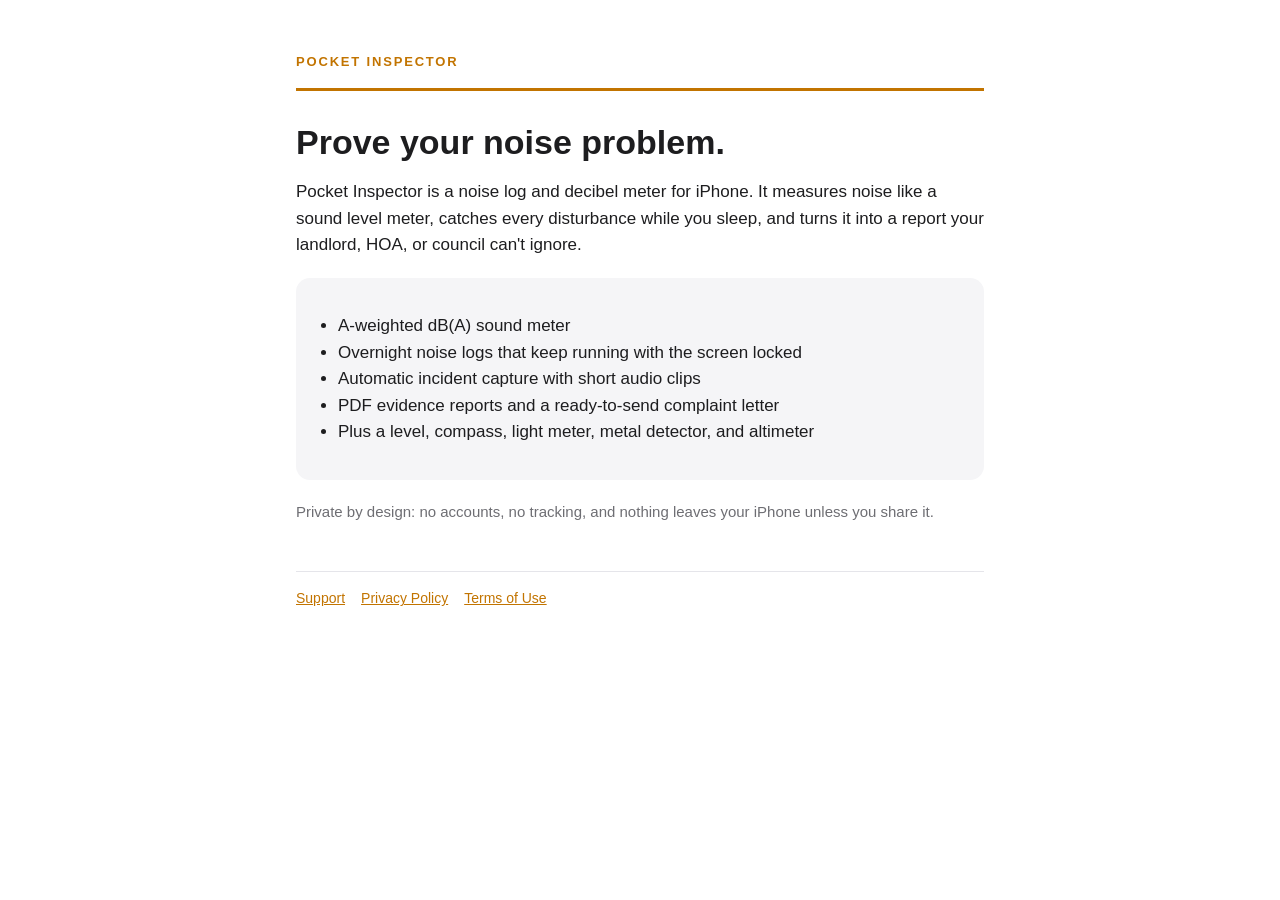
<file: index.html>
<!doctype html>
<html lang="en">
<head>
<meta charset="utf-8">
<meta name="viewport" content="width=device-width, initial-scale=1">
<title>Pocket Inspector</title>
<meta name="description" content="Pocket Inspector: a noise log and decibel meter for iPhone that turns noise into evidence.">
<link rel="stylesheet" href="style.css">
</head>
<body>
<main>
  <header><span class="brand">POCKET INSPECTOR</span></header>

  <h1>Prove your noise problem.</h1>
  <p>Pocket Inspector is a noise log and decibel meter for iPhone. It measures noise like a sound level meter, catches every disturbance while you sleep, and turns it into a report your landlord, HOA, or council can't ignore.</p>

  <div class="card">
    <ul>
      <li>A-weighted dB(A) sound meter</li>
      <li>Overnight noise logs that keep running with the screen locked</li>
      <li>Automatic incident capture with short audio clips</li>
      <li>PDF evidence reports and a ready-to-send complaint letter</li>
      <li>Plus a level, compass, light meter, metal detector, and altimeter</li>
    </ul>
  </div>

  <p class="muted">Private by design: no accounts, no tracking, and nothing leaves your iPhone unless you share it.</p>

  <footer><nav><a href="support/">Support</a><a href="privacy/">Privacy Policy</a><a href="https://www.apple.com/legal/internet-services/itunes/dev/stdeula/">Terms of Use</a></nav></footer>
</main>
</body>
</html>
</file>
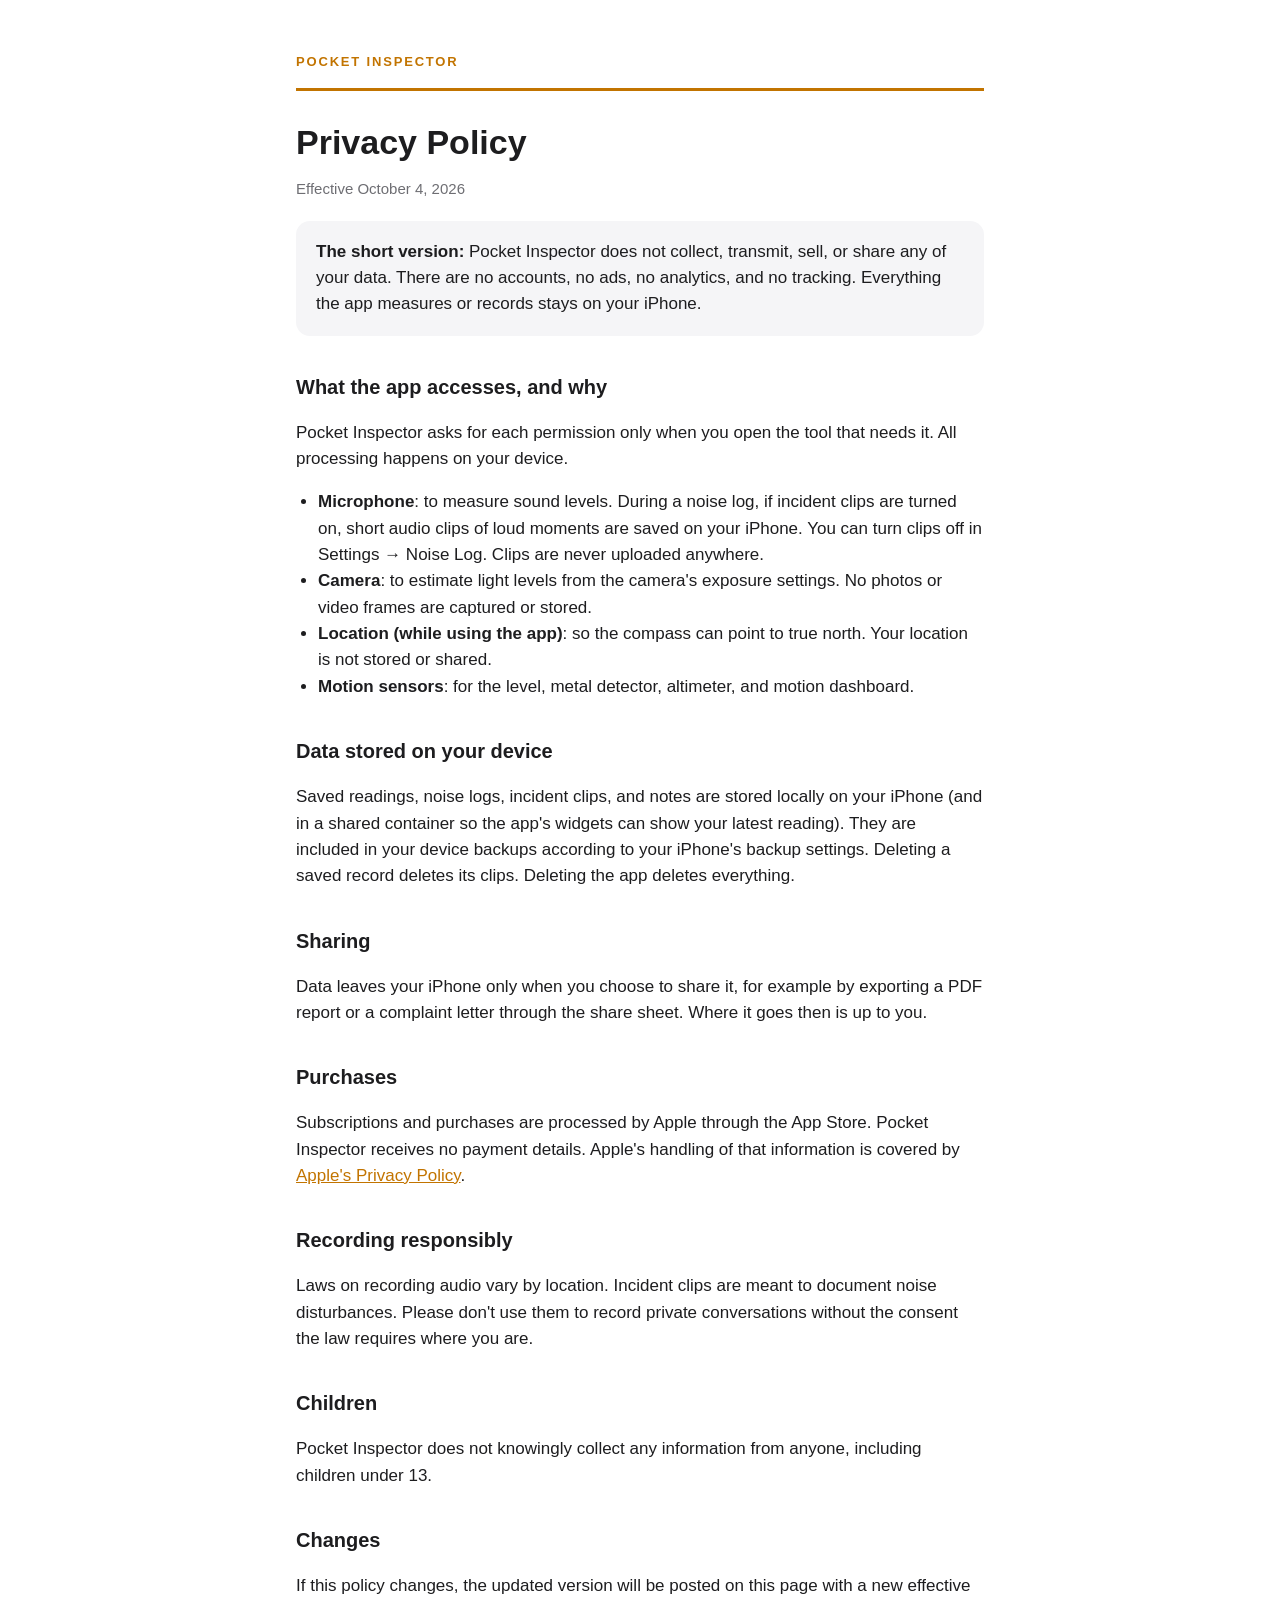
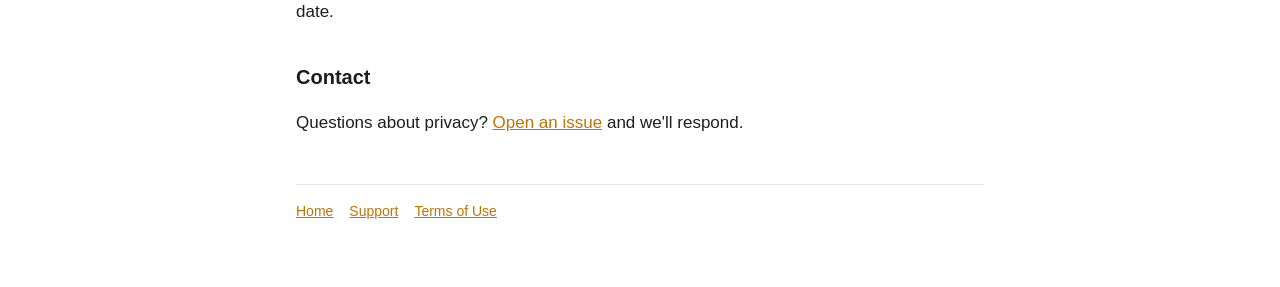
<file: privacy/index.html>
<!doctype html>
<html lang="en">
<head>
<meta charset="utf-8">
<meta name="viewport" content="width=device-width, initial-scale=1">
<title>Privacy Policy · Pocket Inspector</title>
<meta name="description" content="Pocket Inspector privacy policy: no data collected; measurements and noise clips stay on your iPhone.">
<link rel="stylesheet" href="../style.css">
</head>
<body>
<main>
  <header><a class="brand" href="../">POCKET INSPECTOR</a></header>

  <h1>Privacy Policy</h1>
  <p class="muted">Effective October 4, 2026</p>

  <div class="card">
    <strong>The short version:</strong> Pocket Inspector does not collect, transmit, sell, or share any of your data. There are no accounts, no ads, no analytics, and no tracking. Everything the app measures or records stays on your iPhone.
  </div>

  <h2>What the app accesses, and why</h2>
  <p>Pocket Inspector asks for each permission only when you open the tool that needs it. All processing happens on your device.</p>
  <ul>
    <li><strong>Microphone</strong>: to measure sound levels. During a noise log, if incident clips are turned on, short audio clips of loud moments are saved on your iPhone. You can turn clips off in Settings → Noise Log. Clips are never uploaded anywhere.</li>
    <li><strong>Camera</strong>: to estimate light levels from the camera's exposure settings. No photos or video frames are captured or stored.</li>
    <li><strong>Location (while using the app)</strong>: so the compass can point to true north. Your location is not stored or shared.</li>
    <li><strong>Motion sensors</strong>: for the level, metal detector, altimeter, and motion dashboard.</li>
  </ul>

  <h2>Data stored on your device</h2>
  <p>Saved readings, noise logs, incident clips, and notes are stored locally on your iPhone (and in a shared container so the app's widgets can show your latest reading). They are included in your device backups according to your iPhone's backup settings. Deleting a saved record deletes its clips. Deleting the app deletes everything.</p>

  <h2>Sharing</h2>
  <p>Data leaves your iPhone only when you choose to share it, for example by exporting a PDF report or a complaint letter through the share sheet. Where it goes then is up to you.</p>

  <h2>Purchases</h2>
  <p>Subscriptions and purchases are processed by Apple through the App Store. Pocket Inspector receives no payment details. Apple's handling of that information is covered by <a href="https://www.apple.com/legal/privacy/">Apple's Privacy Policy</a>.</p>

  <h2>Recording responsibly</h2>
  <p>Laws on recording audio vary by location. Incident clips are meant to document noise disturbances. Please don't use them to record private conversations without the consent the law requires where you are.</p>

  <h2>Children</h2>
  <p>Pocket Inspector does not knowingly collect any information from anyone, including children under 13.</p>

  <h2>Changes</h2>
  <p>If this policy changes, the updated version will be posted on this page with a new effective date.</p>

  <h2>Contact</h2>
  <p>Questions about privacy? <a href="https://github.com/VishCodes9801/pocket-inspector-site/issues">Open an issue</a> and we'll respond.</p>

  <footer><nav><a href="../">Home</a><a href="../support/">Support</a><a href="https://www.apple.com/legal/internet-services/itunes/dev/stdeula/">Terms of Use</a></nav></footer>
</main>
</body>
</html>
</file>
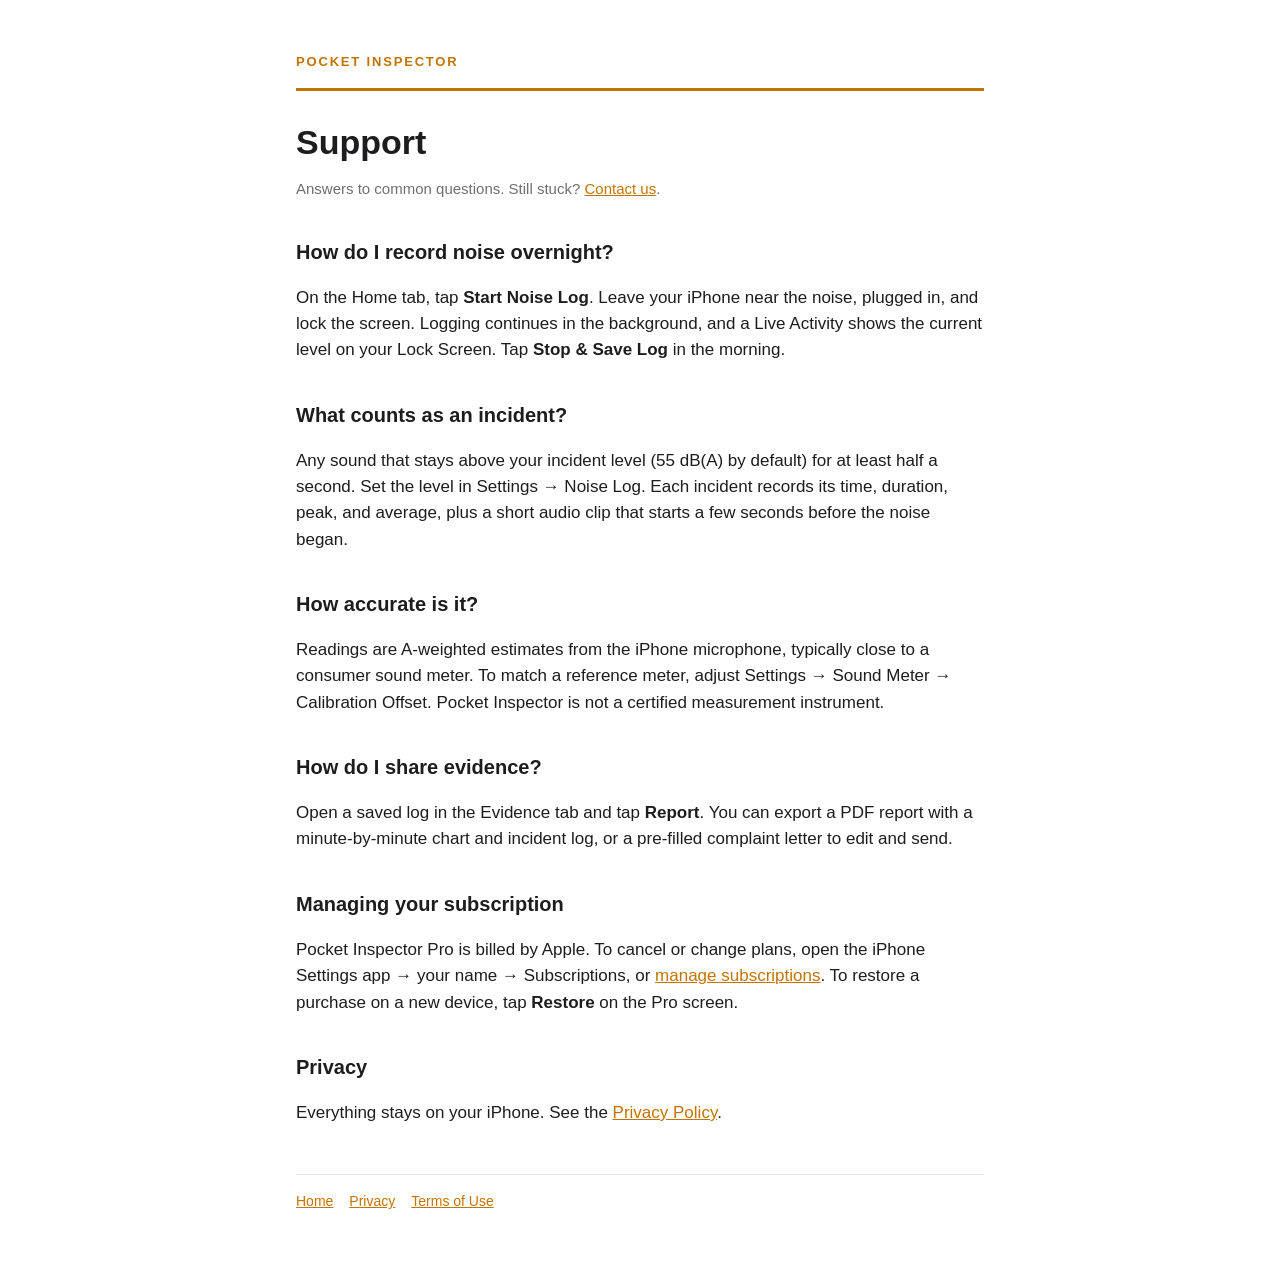
<file: support/index.html>
<!doctype html>
<html lang="en">
<head>
<meta charset="utf-8">
<meta name="viewport" content="width=device-width, initial-scale=1">
<title>Support · Pocket Inspector</title>
<meta name="description" content="Help with Pocket Inspector: noise logs, incident clips, reports, and subscriptions.">
<link rel="stylesheet" href="../style.css">
</head>
<body>
<main>
  <header><a class="brand" href="../">POCKET INSPECTOR</a></header>

  <h1>Support</h1>
  <p class="muted">Answers to common questions. Still stuck? <a href="https://github.com/VishCodes9801/pocket-inspector-site/issues">Contact us</a>.</p>

  <h2>How do I record noise overnight?</h2>
  <p>On the Home tab, tap <strong>Start Noise Log</strong>. Leave your iPhone near the noise, plugged in, and lock the screen. Logging continues in the background, and a Live Activity shows the current level on your Lock Screen. Tap <strong>Stop &amp; Save Log</strong> in the morning.</p>

  <h2>What counts as an incident?</h2>
  <p>Any sound that stays above your incident level (55 dB(A) by default) for at least half a second. Set the level in Settings → Noise Log. Each incident records its time, duration, peak, and average, plus a short audio clip that starts a few seconds before the noise began.</p>

  <h2>How accurate is it?</h2>
  <p>Readings are A-weighted estimates from the iPhone microphone, typically close to a consumer sound meter. To match a reference meter, adjust Settings → Sound Meter → Calibration Offset. Pocket Inspector is not a certified measurement instrument.</p>

  <h2>How do I share evidence?</h2>
  <p>Open a saved log in the Evidence tab and tap <strong>Report</strong>. You can export a PDF report with a minute-by-minute chart and incident log, or a pre-filled complaint letter to edit and send.</p>

  <h2>Managing your subscription</h2>
  <p>Pocket Inspector Pro is billed by Apple. To cancel or change plans, open the iPhone Settings app → your name → Subscriptions, or <a href="https://apps.apple.com/account/subscriptions">manage subscriptions</a>. To restore a purchase on a new device, tap <strong>Restore</strong> on the Pro screen.</p>

  <h2>Privacy</h2>
  <p>Everything stays on your iPhone. See the <a href="../privacy/">Privacy Policy</a>.</p>

  <footer><nav><a href="../">Home</a><a href="../privacy/">Privacy</a><a href="https://www.apple.com/legal/internet-services/itunes/dev/stdeula/">Terms of Use</a></nav></footer>
</main>
</body>
</html>
</file>
<file: style.css>
:root {
  --bg: #ffffff;
  --text: #1d1d1f;
  --muted: #6e6e73;
  --rule: #e5e5ea;
  --accent: #c27400;
  --card: #f5f5f7;
}
@media (prefers-color-scheme: dark) {
  :root {
    --bg: #0a0a0e;
    --text: #f5f5f7;
    --muted: #a1a1a6;
    --rule: #2c2c30;
    --accent: #ff9f0a;
    --card: #17171c;
  }
}
* { box-sizing: border-box; }
body {
  margin: 0;
  background: var(--bg);
  color: var(--text);
  font: 17px/1.55 -apple-system, BlinkMacSystemFont, "SF Pro Text", "Helvetica Neue", Arial, sans-serif;
}
main { max-width: 720px; margin: 0 auto; padding: 48px 16px 64px; }
header { border-bottom: 3px solid var(--accent); padding-bottom: 14px; margin-bottom: 32px; }
.brand { color: var(--accent); font-weight: 600; letter-spacing: 0.14em; font-size: 13px; text-decoration: none; }
h1 { font-size: 34px; line-height: 1.15; margin: 0 0 8px; }
h2 { font-size: 20px; margin: 36px 0 8px; }
p, li { color: var(--text); }
.muted { color: var(--muted); font-size: 15px; }
a { color: var(--accent); }
ul { padding-left: 22px; }
.card { background: var(--card); border-radius: 14px; padding: 18px 20px; margin: 20px 0; }
footer { margin-top: 48px; padding-top: 16px; border-top: 1px solid var(--rule); color: var(--muted); font-size: 14px; }
nav a { margin-right: 16px; }
</file>
